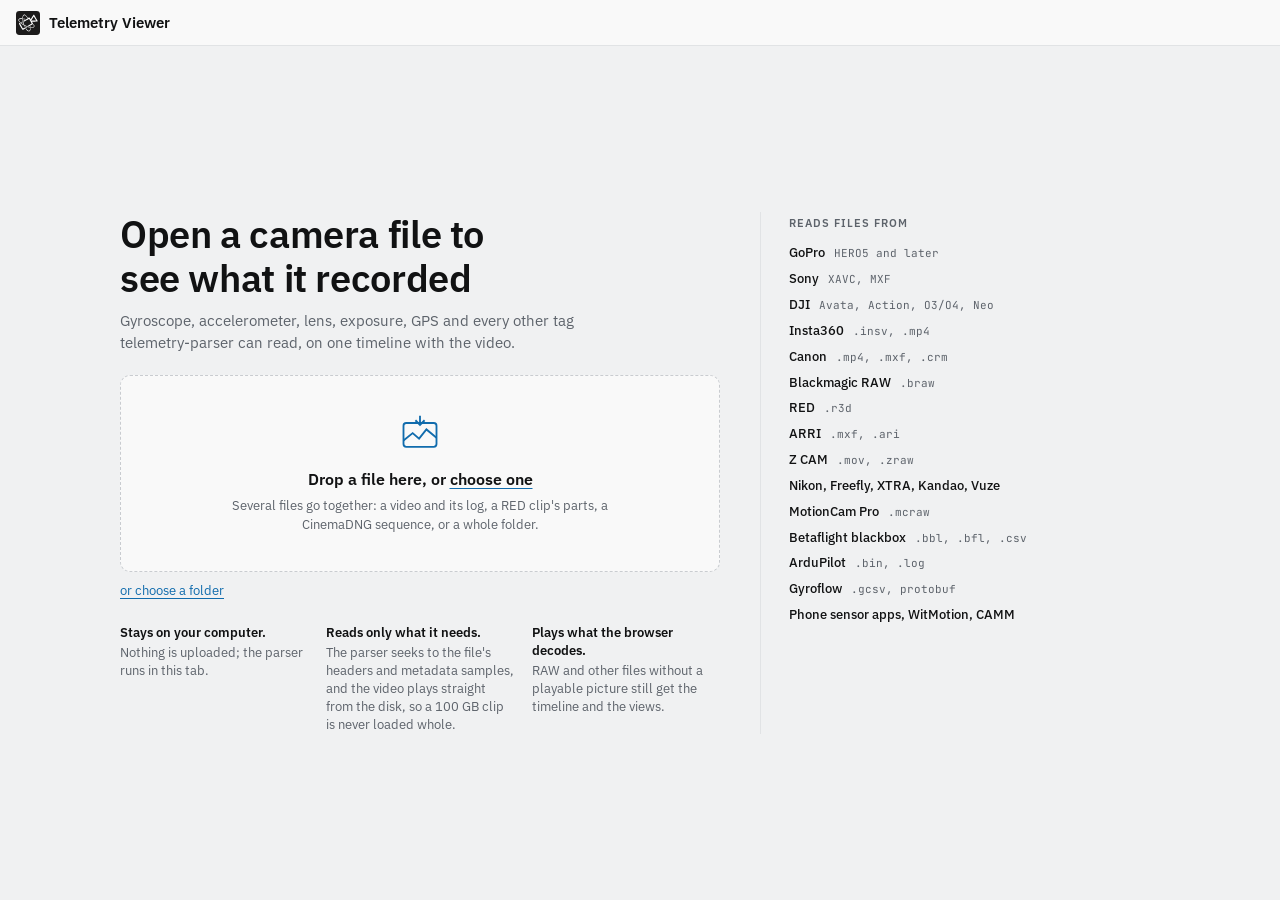
<file: bin/wasm-module/viewer/index.html>
<!doctype html>
<html lang="en">
<head>
<meta charset="utf-8">
<meta name="viewport" content="width=device-width, initial-scale=1, viewport-fit=cover">
<title>Gyroflow Telemetry Viewer</title>
<meta name="description" content="Open a camera file and see its motion data and metadata over time, next to the video. Files are read in place, in the browser.">
<link rel="preconnect" href="https://fonts.googleapis.com">
<link rel="preconnect" href="https://fonts.gstatic.com" crossorigin>
<link rel="stylesheet" href="https://fonts.googleapis.com/css2?family=IBM+Plex+Sans:wght@400;500;600&family=JetBrains+Mono:wght@400;500&display=swap">
<link rel="stylesheet" href="style.css">
<link rel="icon" href="icon.svg" type="image/svg+xml">
<script type="module" src="app.js"></script>
</head>
<body>

<header id="top">
    <div class="brand">
        <img class="brand-mark" src="icon.svg" alt="" width="24" height="24">
        <span class="brand-name">Telemetry Viewer</span>
    </div>
    <div class="file-chips" data-show="ready">
        <span id="file-name" class="chip chip-file"></span>
        <span id="file-camera" class="chip"></span>
        <span id="file-parser" class="chip chip-quiet"></span>
        <span id="read-stats" class="chip chip-quiet chip-mono"></span>
    </div>
    <label class="btn open-btn" data-show="ready error" title="Open a folder: a RED clip, a CinemaDNG sequence, a card">
        <input type="file" class="file-input" id="open-folder-top" webkitdirectory>
        Open folder
    </label>
    <label class="btn btn-primary open-btn" data-show="ready error">
        <input type="file" class="file-input" id="open-input-top" multiple>
        Open file
    </label>
</header>

<!-- No file yet -->
<main id="empty" data-show="empty">
    <section class="empty-card">
        <div class="empty-main">
            <h1>Open a camera file to see what it recorded</h1>
            <p class="lede">Gyroscope, accelerometer, lens, exposure, GPS and every other tag telemetry-parser can read, on one timeline with the video.</p>
            <label class="drop-target" for="open-input-empty">
                <input type="file" class="file-input" id="open-input-empty" multiple>
                <span class="drop-icon" aria-hidden="true">
                    <svg viewBox="0 0 48 48"><g fill="none" stroke="currentColor" stroke-width="2"><rect x="6" y="12" width="36" height="26" rx="3"/><path d="M6 31 L16 23 L23 29 L31 19 L42 28"/><path d="M24 4 v10 M19 9 l5 5 5-5"/></g></svg>
                </span>
                <span class="drop-title">Drop a file here, or <u>choose one</u></span>
                <span class="drop-sub">Several files go together: a video and its log, a RED clip's parts, a CinemaDNG sequence, or a whole folder.</span>
            </label>
            <label class="folder-link" for="open-folder-empty">
                <input type="file" class="file-input" id="open-folder-empty" webkitdirectory>
                or choose a folder
            </label>
            <ul class="facts">
                <li><strong>Stays on your computer.</strong> Nothing is uploaded; the parser runs in this tab.</li>
                <li><strong>Reads only what it needs.</strong> The parser seeks to the file's headers and metadata samples, and the video plays straight from the disk, so a 100 GB clip is never loaded whole.</li>
                <li><strong>Plays what the browser decodes.</strong> RAW and other files without a playable picture still get the timeline and the views.</li>
            </ul>
        </div>
        <aside class="empty-side">
            <h2>Reads files from</h2>
            <ul class="formats">
                <li>GoPro <span>HERO5 and later</span></li>
                <li>Sony <span>XAVC, MXF</span></li>
                <li>DJI <span>Avata, Action, O3/O4, Neo</span></li>
                <li>Insta360 <span>.insv, .mp4</span></li>
                <li>Canon <span>.mp4, .mxf, .crm</span></li>
                <li>Blackmagic RAW <span>.braw</span></li>
                <li>RED <span>.r3d</span></li>
                <li>ARRI <span>.mxf, .ari</span></li>
                <li>Z CAM <span>.mov, .zraw</span></li>
                <li>Nikon, Freefly, XTRA, Kandao, Vuze</li>
                <li>MotionCam Pro <span>.mcraw</span></li>
                <li>Betaflight blackbox <span>.bbl, .bfl, .csv</span></li>
                <li>ArduPilot <span>.bin, .log</span></li>
                <li>Gyroflow <span>.gcsv, protobuf</span></li>
                <li>Phone sensor apps, WitMotion, CAMM</li>
            </ul>
        </aside>
    </section>
</main>

<!-- Parsing -->
<main id="loading" data-show="loading">
    <div class="load-card">
        <div class="load-head"><span id="load-name"></span><span id="load-size" class="muted"></span></div>
        <div id="load-bar" class="bar"><i></i></div>
        <div class="load-foot"><span>Reading the metadata</span><span id="load-pct" class="mono"></span></div>
    </div>
</main>

<!-- The file couldn't be read -->
<main id="error" data-show="error">
    <div class="load-card">
        <h2 id="error-title"></h2>
        <p id="error-text"></p>
        <pre id="error-log" hidden></pre>
        <button id="error-back" class="btn">Back</button>
    </div>
</main>

<!-- The viewer -->
<main id="viewer" data-show="ready">
    <section id="stage">
        <div id="tile-toggles" class="toggles" aria-label="Views"></div>
        <div id="wall"></div>
    </section>

    <div id="transport">
        <div class="transport-group">
            <button id="step-back" class="icon-btn" title="Previous frame (←)" aria-label="Previous frame"><svg viewBox="0 0 16 16" aria-hidden="true"><path d="M4 3v10M13 3 6 8l7 5z" fill="currentColor" stroke="currentColor" stroke-width="1.2" stroke-linejoin="round"/></svg></button>
            <button id="play" class="play-btn" title="Play (Space)" aria-label="Play"><svg class="i-play" viewBox="0 0 16 16" aria-hidden="true"><path d="M4 2.5v11l9.5-5.5z" fill="currentColor"/></svg><svg class="i-pause" viewBox="0 0 16 16" aria-hidden="true"><path d="M4 2.5h3v11H4zM9 2.5h3v11H9z" fill="currentColor"/></svg></button>
            <button id="step-fwd" class="icon-btn" title="Next frame (→)" aria-label="Next frame"><svg viewBox="0 0 16 16" aria-hidden="true"><path d="M12 3v10M3 3l7 5-7 5z" fill="currentColor" stroke="currentColor" stroke-width="1.2" stroke-linejoin="round"/></svg></button>
        </div>
        <div class="timecode"><span id="tc-now">0:00.000</span><span class="tc-sep">/</span><span id="tc-end">0:00</span><span id="tc-frame" class="tc-frame"></span></div>
        <div class="transport-group transport-right">
            <button id="loop" class="toggle toggle-icon" aria-pressed="false" title="Play again from the start at the end (L)"><svg viewBox="0 0 16 16" aria-hidden="true"><path d="M3 9.5V7a3 3 0 0 1 3-3h6.5M10.5 1.8 12.8 4l-2.3 2.2M13 6.5V9a3 3 0 0 1-3 3H3.5M5.5 14.2 3.2 12l2.3-2.2" fill="none" stroke="currentColor" stroke-width="1.5" stroke-linecap="round" stroke-linejoin="round"/></svg>Loop</button>
            <select id="rate" class="mini-select" aria-label="Playback speed" title="Playback speed">
                <option value="0.1">0.1×</option><option value="0.25">0.25×</option><option value="0.5">0.5×</option><option value="1" selected>1×</option><option value="2">2×</option><option value="4">4×</option>
            </select>
            <span class="divider"></span>
            <button id="follow" class="toggle on" aria-pressed="true" title="Scroll the charts with the playhead">Follow</button>
            <button id="zoom-out" class="icon-btn" title="Zoom out (−)" aria-label="Zoom out">−</button>
            <button id="zoom-in" class="icon-btn" title="Zoom in (+)" aria-label="Zoom in">+</button>
            <button id="zoom-fit" class="btn btn-small" title="Show the whole file (F, or double-click the charts)">Fit</button>
        </div>
    </div>

    <div id="splitter" role="separator" aria-orientation="horizontal" aria-label="Resize the charts" title="Drag to resize the charts"></div>

    <section id="timeline-wrap">
        <div id="timeline"></div>
    </section>

    <aside id="sidebar" data-tab="tags">
        <div id="side-splitter" role="separator" aria-orientation="vertical" aria-label="Resize the side panel" title="Drag to resize the panel, double-click for its default width"></div>
        <div class="tabs" role="tablist">
            <button class="tab" id="tab-tags" data-tab="tags" role="tab" aria-controls="panel-tags">Tags</button>
            <button class="tab" id="tab-file" data-tab="file" role="tab" aria-controls="panel-file">File <span class="badge"></span></button>
        </div>
        <section id="panel-tags" class="panel" role="tabpanel" aria-labelledby="tab-tags">
            <div class="filter-row">
                <input id="tag-filter" type="search" placeholder="Filter tags" aria-label="Filter tags" autocomplete="off" spellcheck="false">
            </div>
            <div id="inspector-list"></div>
            <p id="inspector-empty" class="muted pad">No tags at this time.</p>
        </section>
        <section id="panel-file" class="panel" role="tabpanel" aria-labelledby="tab-file" hidden>
            <dl id="file-info" class="kvs"></dl>
            <div class="export-row">
                <button id="export-imu" class="btn">Motion data as CSV</button>
                <button id="export-json" class="btn">Telemetry as JSON</button>
            </div>
            <section id="file-log-section" hidden>
                <h3>Parser messages</h3>
                <ul id="file-log" class="log"></ul>
            </section>
        </section>
    </aside>
</main>

<div id="drop-overlay" aria-hidden="true"><div>Drop to open</div></div>

<dialog id="json-dialog">
    <header class="dlg-head">
        <div class="dlg-titles"><h3 id="json-title"></h3><p id="json-sub" class="muted"></p></div>
        <div class="dlg-actions">
            <button id="json-follow" class="toggle on" aria-pressed="true" title="Show the value at the playhead as it moves">Follow playhead</button>
            <div class="seg" role="group" aria-label="Show as">
                <button id="json-as-tree" class="seg-btn on" aria-pressed="true">Tree</button>
                <button id="json-as-text" class="seg-btn" aria-pressed="false">Text</button>
            </div>
            <button id="json-copy" class="btn btn-small">Copy all</button>
            <button id="json-close" class="btn btn-small">Close</button>
        </div>
    </header>
    <div class="dlg-tools">
        <input id="json-search" type="search" placeholder="Search keys and values" aria-label="Search keys and values" autocomplete="off" spellcheck="false">
        <span id="json-count" class="muted mono"></span>
        <span class="dlg-spacer"></span>
        <button id="json-expand" class="btn btn-small">Expand all</button>
        <button id="json-collapse" class="btn btn-small">Collapse</button>
    </div>
    <div id="json-tree" class="jv"></div>
    <pre id="json-body" hidden></pre>
    <footer class="dlg-foot">
        <code id="json-path" class="mono">Select a value to see its path</code>
        <span class="dlg-spacer"></span>
        <button id="json-copy-path" class="btn btn-small" hidden>Copy path</button>
        <button id="json-copy-node" class="btn btn-small" hidden>Copy value</button>
    </footer>
</dialog>

<div id="toast" role="status" hidden></div>

</body>
</html>
</file>
<file: bin/wasm-module/viewer/style.css>
/* SPDX-License-Identifier: MIT OR Apache-2.0 */
/* Layout: a monitor wall of dark screens (the video and the metadata views) beside a tag inspector, over chart lanes
   on one shared clock. Surfaces and accent follow Gyroflow's own theme (ui_tools.rs), axis colours its gyro chart. */
:root {
    --bg: #f0f1f2;
    --panel: #f9f9f9;
    --raise: #ffffff;
    --line: #e1e3e5;
    --line-strong: #c9ccd0;
    --text: #111213;
    --muted: #5d636b;
    --accent: #116cad;
    --on-accent: #ffffff;
    --accent-soft: rgba(17, 108, 173, .1);
    --danger: #b42318;
    --warn: #9a5b00;

    --axis-x: #d0423f;
    --axis-y: #2b9a45;
    --axis-z: #1c78c0;
    --axis-w: #b23fb6;
    --series-1: #c96d00;
    --series-2: #0f8b8d;
    --series-3: #7b5cc4;
    --series-4: #b5446e;
    --series-5: #5b7d1a;
    --series-6: #3f6fb5;
    --chart-grid: rgba(17, 18, 19, .07);
    --chart-zero: rgba(17, 18, 19, .22);
    --chart-overview: rgba(17, 108, 173, .28);
    --playhead: #116cad;

    /* The screens stay dark in both themes, as monitors do */
    --screen: #0d0e10;
    --screen-line: #3b4047;
    --screen-grid: #23272c;
    --screen-text: #e7e9ec;
    --screen-muted: #8a9099;
    --screen-warm: #f2b45a;
    --accent-screen: #76baed;
    --axis-x-screen: #ff8888;
    --axis-y-screen: #88ff88;
    --axis-z-screen: #88deff;

    --font-sans: "IBM Plex Sans", "Segoe UI", system-ui, -apple-system, Roboto, Arial, sans-serif;
    --font-mono: "JetBrains Mono", ui-monospace, "Cascadia Mono", Consolas, Menlo, monospace;

    --sidebar-w: 380px;
    --timeline-h: 38vh;
    --radius: 6px;
    color-scheme: light;
}
@media (prefers-color-scheme: dark) {
    :root:not([data-theme="light"]) {
        --bg: #161616; --panel: #1e1e1e; --raise: #282828; --line: #2e2e2e; --line-strong: #3d3d3d;
        --text: #f2f2f2; --muted: #9b9fa6; --accent: #76baed; --on-accent: #000000; --accent-soft: rgba(118, 186, 237, .12);
        --danger: #ff8a80; --warn: #f2b45a;
        --axis-x: #ff8888; --axis-y: #88ff88; --axis-z: #88deff; --axis-w: #ff88ff;
        --series-1: #f2b45a; --series-2: #5fd4c8; --series-3: #b39cff; --series-4: #ff8fb8; --series-5: #b8dc6a; --series-6: #8fb4ff;
        --chart-grid: rgba(255, 255, 255, .06); --chart-zero: rgba(255, 255, 255, .2); --chart-overview: rgba(118, 186, 237, .3);
        --playhead: #76baed;
        color-scheme: dark;
    }
}
:root[data-theme="dark"] {
    --bg: #161616; --panel: #1e1e1e; --raise: #282828; --line: #2e2e2e; --line-strong: #3d3d3d;
    --text: #f2f2f2; --muted: #9b9fa6; --accent: #76baed; --on-accent: #000000; --accent-soft: rgba(118, 186, 237, .12);
    --danger: #ff8a80; --warn: #f2b45a;
    --axis-x: #ff8888; --axis-y: #88ff88; --axis-z: #88deff; --axis-w: #ff88ff;
    --series-1: #f2b45a; --series-2: #5fd4c8; --series-3: #b39cff; --series-4: #ff8fb8; --series-5: #b8dc6a; --series-6: #8fb4ff;
    --chart-grid: rgba(255, 255, 255, .06); --chart-zero: rgba(255, 255, 255, .2); --chart-overview: rgba(118, 186, 237, .3);
    --playhead: #76baed;
    color-scheme: dark;
}

* { box-sizing: border-box; }
html, body { height: 100%; }
body {
    margin: 0;
    background: var(--bg);
    color: var(--text);
    font: 13px/1.45 var(--font-sans);
    display: flex;
    flex-direction: column;
    overflow: hidden;
    padding-top: env(safe-area-inset-top, 0px);
    padding-bottom: env(safe-area-inset-bottom, 0px);
}
[hidden] { display: none !important; }
button, input, select { font: inherit; color: inherit; }
:focus-visible { outline: 2px solid var(--accent); outline-offset: 1px; }
.muted { color: var(--muted); }
.mono { font-family: var(--font-mono); font-variant-numeric: tabular-nums; }
.pad { padding: 12px 16px; }

/* Which part shows in which state */
body [data-show] { display: none; }
body[data-state="empty"] [data-show~="empty"],
body[data-state="loading"] [data-show~="loading"],
body[data-state="error"] [data-show~="error"] { display: flex; }
body[data-state="ready"] [data-show~="ready"] { display: flex; }
body[data-state="ready"] #viewer { display: grid; }

/* ---------------------------------------------------------------------------------------------------------------- */
/* Header */

#top {
    display: flex;
    align-items: center;
    gap: 14px;
    min-height: 46px;
    padding-block: 6px;
    padding-left: max(16px, env(safe-area-inset-left, 0px));
    padding-right: max(16px, env(safe-area-inset-right, 0px));
    background: var(--panel);
    border-bottom: 1px solid var(--line);
    flex: none;
}
.brand { display: flex; align-items: center; gap: 9px; flex: none; }
.brand-mark { width: 24px; height: 24px; display: block; }
.brand-name { font-weight: 600; font-size: 15px; }
.file-chips { flex: 1; min-width: 0; gap: 6px; align-items: center; overflow: hidden; }
.chip {
    display: inline-flex; align-items: center; min-width: 0; max-width: 40ch;
    padding: 2px 9px; border-radius: 999px; border: 1px solid var(--line-strong);
    white-space: nowrap; overflow: hidden; text-overflow: ellipsis; font-size: 12px;
}
.chip-file { font-weight: 600; border-color: transparent; background: var(--accent-soft); color: var(--text); }
.chip-quiet { color: var(--muted); }
.chip-mono { font-family: var(--font-mono); font-size: 11px; font-variant-numeric: tabular-nums; }

.btn {
    display: inline-flex; align-items: center; justify-content: center; gap: 6px;
    min-height: 30px; padding: 0 12px; border-radius: var(--radius);
    border: 1px solid var(--line-strong); background: var(--raise); cursor: pointer; white-space: nowrap;
}
.btn:hover { border-color: var(--muted); }
.btn:disabled { opacity: .5; cursor: default; }
.btn-primary { background: var(--accent); border-color: var(--accent); color: var(--on-accent); font-weight: 600; }
.btn-primary:hover { filter: brightness(1.08); border-color: var(--accent); }
.btn-small { min-height: 26px; padding: 0 9px; font-size: 12px; }
.open-btn { position: relative; flex: none; }
.open-btn input, .drop-target input { position: absolute; inset: 0; opacity: 0; cursor: pointer; width: 100%; }

.icon-btn {
    display: inline-grid; place-items: center; width: 28px; height: 28px; padding: 0;
    border: 1px solid transparent; border-radius: var(--radius); background: transparent; cursor: pointer;
    color: var(--muted); font-size: 15px; line-height: 1;
}
.icon-btn:hover { color: var(--text); background: var(--accent-soft); }
.icon-btn svg { width: 15px; height: 15px; }
.toggle {
    min-height: 24px; padding: 0 10px; border-radius: 999px; border: 1px solid var(--line-strong);
    background: transparent; color: var(--muted); cursor: pointer; font-size: 12px;
}
.toggle.on { background: var(--accent-soft); border-color: transparent; color: var(--text); }
.toggle:hover { border-color: var(--muted); }
.toggle-icon { display: inline-flex; align-items: center; gap: 5px; padding-left: 8px; }
.toggle-icon svg { width: 13px; height: 13px; }
.mini-select {
    height: 24px; padding: 0 6px; border-radius: 4px; border: 1px solid var(--line-strong);
    background: var(--raise); font-size: 12px; cursor: pointer;
}

/* ---------------------------------------------------------------------------------------------------------------- */
/* Empty, loading and error */

#empty, #loading, #error {
    flex: 1; min-height: 0; overflow: auto;
    align-items: center; justify-content: center;
    padding-block: 32px;
    padding-left: max(16px, env(safe-area-inset-left, 0px));
    padding-right: max(16px, env(safe-area-inset-right, 0px));
}
.empty-card {
    display: grid; grid-template-columns: minmax(0, 1.5fr) minmax(0, 1fr); gap: 40px;
    width: min(1040px, 100%);
}
.empty-main h1 {
    margin: 0 0 10px; font-size: clamp(26px, 3.2vw, 38px); line-height: 1.15; font-weight: 600;
    letter-spacing: -.01em; text-wrap: balance; max-width: 18ch;
}
.lede { margin: 0 0 22px; color: var(--muted); font-size: 15px; max-width: 56ch; }
.drop-target {
    position: relative; display: grid; justify-items: center; gap: 6px; text-align: center;
    padding: 36px 20px; border: 1.5px dashed var(--line-strong); border-radius: 10px; background: var(--panel); cursor: pointer;
}
.drop-target:hover, body.dragging .drop-target { border-color: var(--accent); background: var(--accent-soft); }
.drop-icon svg { width: 44px; height: 44px; color: var(--accent); }
.drop-title { font-size: 16px; font-weight: 600; }
.drop-title u { text-decoration-color: var(--accent); text-underline-offset: 3px; }
.drop-sub { color: var(--muted); max-width: 52ch; }
.folder-link { position: relative; display: inline-block; margin-top: 10px; color: var(--accent); cursor: pointer; text-decoration: underline; text-underline-offset: 3px; }
.folder-link input { position: absolute; inset: 0; opacity: 0; cursor: pointer; width: 100%; }
.facts { list-style: none; margin: 22px 0 0; padding: 0; display: grid; grid-template-columns: repeat(3, minmax(0, 1fr)); gap: 18px; }
.facts li { color: var(--muted); font-size: 12.5px; }
.facts strong { display: block; color: var(--text); font-weight: 600; margin-bottom: 2px; }
.empty-side { border-left: 1px solid var(--line); padding-left: 28px; }
.empty-side h2 { margin: 4px 0 12px; font-size: 11px; font-weight: 600; letter-spacing: .09em; text-transform: uppercase; color: var(--muted); }
.formats { list-style: none; margin: 0; padding: 0; display: grid; gap: 7px; }
.formats li { font-weight: 500; }
.formats span { color: var(--muted); font-weight: 400; font-family: var(--font-mono); font-size: 11px; margin-left: 6px; }

.load-card { display: grid; gap: 12px; width: min(560px, 100%); }
.load-card h2 { margin: 0; font-size: 18px; }
.load-card p { margin: 0; color: var(--muted); max-width: 62ch; }
.load-head { display: flex; gap: 10px; justify-content: space-between; font-weight: 600; min-width: 0; }
.load-head span:first-child { overflow: hidden; text-overflow: ellipsis; white-space: nowrap; }
.load-foot { display: flex; justify-content: space-between; color: var(--muted); font-size: 12px; }
.bar { height: 6px; border-radius: 3px; background: var(--line); overflow: hidden; --p: 0; }
.bar i { display: block; height: 100%; width: calc(var(--p) * 100%); background: var(--accent); transition: width .15s; }
#error-log { margin: 0; max-height: 240px; overflow: auto; padding: 10px; border-radius: var(--radius); background: var(--panel); border: 1px solid var(--line); font: 11.5px/1.5 var(--font-mono); white-space: pre-wrap; }
#error .btn { justify-self: start; }

/* ---------------------------------------------------------------------------------------------------------------- */
/* The viewer */

#viewer {
    flex: 1; min-height: 0;
    /* The panel never leaves the wall less than 420px, whatever width was saved in a wider window */
    grid-template-columns: minmax(0, 1fr) clamp(260px, var(--sidebar-w), calc(100vw - 420px));
    grid-template-rows: minmax(0, 1fr) auto auto var(--timeline-h);
    grid-template-areas: "stage side" "transport side" "split side" "timeline side";
}
/* Nothing to show on the wall: a short note, and the charts get the room */
#viewer[data-tiles="0"] { grid-template-rows: auto auto auto minmax(0, 1fr); }
#viewer[data-tiles="0"] #splitter { display: none; }
#stage { grid-area: stage; display: flex; flex-direction: column; min-height: 0; min-width: 0; padding: 8px 8px 0 max(8px, env(safe-area-inset-left, 0px)); gap: 6px; }
.toggles { display: flex; flex-wrap: wrap; gap: 6px; align-items: center; min-height: 24px; }
.toggle-note { color: var(--warn); font-size: 12px; }
#wall { flex: 1; min-height: 0; display: grid; gap: 6px; }
.wall-empty { display: grid; place-content: center; gap: 4px; text-align: center; color: var(--muted); border: 1px dashed var(--line-strong); border-radius: var(--radius); padding: 24px; }
.wall-empty strong { color: var(--text); font-size: 15px; }

.tile {
    position: relative; min-width: 0; min-height: 0; overflow: hidden;
    background: var(--screen); border-radius: 4px; border: 1px solid #000;
    display: grid; grid-template-rows: minmax(0, 1fr) auto;
    color: var(--screen-text);
}
.tile-canvas, .tile video { grid-row: 1; width: 100%; height: 100%; min-height: 0; display: block; }
.tile video { object-fit: contain; background: #000; }
.tile-label {
    position: absolute; top: 6px; left: 6px; z-index: 2; display: flex; align-items: center; gap: 8px;
    padding: 2px 4px 2px 8px; border-radius: 3px; background: rgba(13, 14, 16, .78);
    font-size: 11px; line-height: 18px; pointer-events: auto; max-width: calc(100% - 12px);
}
.tile-name { font-weight: 600; text-transform: uppercase; letter-spacing: .06em; font-size: 10.5px; }
.tile-meta { color: var(--screen-muted); font-family: var(--font-mono); font-size: 10.5px; white-space: nowrap; overflow: hidden; text-overflow: ellipsis; }
.tile-max { width: 20px; height: 18px; color: var(--screen-muted); font-size: 12px; }
.tile-max:hover { color: var(--screen-text); background: rgba(255, 255, 255, .08); }
.tile.primary .tile-max { display: none; }
.tile-tools { position: absolute; top: 6px; right: 6px; z-index: 2; display: flex; gap: 6px; }
.tile-tools .mini-select { background: rgba(13, 14, 16, .85); color: var(--screen-text); border-color: var(--screen-line); color-scheme: dark; }
.mini-link { color: var(--accent-screen); font-size: 11.5px; text-decoration: none; padding: 3px 6px; border-radius: 3px; background: rgba(13, 14, 16, .78); }
.mini-link:hover { text-decoration: underline; }
.tile-foot {
    grid-row: 2; padding: 4px 10px 5px; font: 11px/1.4 var(--font-mono); font-variant-numeric: tabular-nums;
    color: var(--screen-muted); border-top: 1px solid var(--screen-grid); min-height: 22px;
    white-space: nowrap; overflow: hidden; text-overflow: ellipsis;
}
.tile-foot:empty { display: none; }
.tile-video .tile-foot { display: none; }

/* Transport */
#transport {
    grid-area: transport; display: flex; align-items: center; gap: 14px; flex-wrap: wrap;
    padding: 6px 8px 6px max(8px, env(safe-area-inset-left, 0px)); min-width: 0;
}
.transport-group { display: flex; align-items: center; gap: 4px; }
.transport-right { margin-left: auto; gap: 6px; }
.play-btn {
    display: grid; place-items: center; width: 36px; height: 30px; border-radius: var(--radius);
    background: var(--accent); color: var(--on-accent); border: 0; cursor: pointer;
}
.play-btn svg { width: 15px; height: 15px; }
.play-btn .i-pause, .play-btn.playing .i-play { display: none; }
.play-btn.playing .i-pause { display: block; }
.timecode { font-family: var(--font-mono); font-variant-numeric: tabular-nums; display: flex; align-items: baseline; gap: 6px; white-space: nowrap; }
#tc-now { font-size: 17px; font-weight: 500; letter-spacing: -.01em; }
.tc-sep, #tc-end { color: var(--muted); font-size: 12px; }
.tc-frame { color: var(--muted); font-size: 12px; margin-left: 8px; }
.divider { width: 1px; height: 18px; background: var(--line-strong); margin: 0 4px; }

#splitter { grid-area: split; height: 7px; cursor: row-resize; position: relative; touch-action: none; }
#splitter::after { content: ""; position: absolute; left: 50%; top: 2px; width: 36px; height: 3px; margin-left: -18px; border-radius: 2px; background: var(--line-strong); }
#splitter:hover::after { background: var(--accent); }

/* Timeline */
#timeline-wrap { grid-area: timeline; min-height: 0; min-width: 0; border-top: 1px solid var(--line); background: var(--panel); }
#timeline { height: 100%; display: grid; grid-template-rows: 22px minmax(0, 1fr) 34px; }
.tl-axis { border-bottom: 1px solid var(--line); }
.tl-axis canvas, .tl-overview canvas { width: 100%; height: 100%; display: block; }
.tl-lanes { position: relative; overflow-y: auto; overflow-x: hidden; cursor: crosshair; touch-action: pan-y; user-select: none; }
.tl-lanes.scrubbing, .tl-axis.scrubbing { cursor: col-resize; }
.tl-lanes.panning { cursor: grabbing; }
.tl-axis { cursor: col-resize; touch-action: none; user-select: none; }
.tl-content { position: relative; min-height: 100%; display: flex; flex-direction: column; }
.tl-stack { display: flex; flex-direction: column; flex: 1; }
/* A lane's height is its least; the lanes share any room left over */
.lane { position: relative; border-bottom: 1px solid var(--line); flex: 1 0 auto; }
.lane-plot { position: absolute; inset: 0; width: 100%; height: 100%; display: block; }
.lane-head {
    position: absolute; top: 4px; left: 6px; right: 6px; display: flex; align-items: center; gap: 8px; flex-wrap: wrap;
    pointer-events: none; font-size: 11.5px;
}
.lane-title { font-weight: 600; background: var(--panel); padding: 0 4px; border-radius: 3px; white-space: nowrap; overflow: hidden; text-overflow: ellipsis; max-width: 40ch; }
.lane-unit { color: var(--muted); font-size: 11px; }
.lane-legend { display: flex; gap: 4px; flex-wrap: wrap; pointer-events: auto; }
.chip-ch {
    display: inline-flex; align-items: center; gap: 5px; height: 19px; padding: 0 7px 0 6px; border-radius: 999px;
    border: 1px solid var(--line); background: var(--panel); cursor: pointer; font-size: 11px;
    font-family: var(--font-mono); font-variant-numeric: tabular-nums;
}
.chip-ch i { width: 8px; height: 8px; border-radius: 50%; background: var(--ch); }
.chip-ch .ch-name { color: var(--muted); }
.chip-ch .ch-val { min-width: 6ch; text-align: right; }
.chip-ch.off { opacity: .45; }
.chip-ch.off i { background: transparent; box-shadow: inset 0 0 0 1.5px var(--ch); }
.lane-remove { pointer-events: auto; margin-left: auto; width: 22px; height: 22px; font-size: 16px; }
.tl-playhead, .tl-hover { position: absolute; top: 0; bottom: 0; left: 0; width: 0; pointer-events: none; z-index: 3; }
.tl-playhead { border-left: 1.5px solid var(--playhead); }
.tl-playhead::before { content: ""; position: absolute; top: 0; left: -5px; border: 4.5px solid transparent; border-top: 6px solid var(--playhead); }
.tl-hover { border-left: 1px dashed var(--muted); }
.tl-hover::after {
    content: attr(data-t); position: absolute; bottom: 4px; left: 4px; padding: 1px 5px; border-radius: 3px;
    background: var(--raise); border: 1px solid var(--line); font: 10.5px var(--font-mono); white-space: nowrap; color: var(--text);
}
.tl-empty { position: absolute; top: 0; left: 0; padding: 24px 16px; color: var(--muted); max-width: 64ch; pointer-events: none; }
.tl-overview { position: relative; border-top: 1px solid var(--line); cursor: pointer; touch-action: none; }
.tl-brush { position: absolute; top: 2px; bottom: 2px; border: 1px solid var(--accent); background: var(--accent-soft); border-radius: 3px; pointer-events: none; }
.tl-ov-head { position: absolute; top: 0; bottom: 0; left: 0; border-left: 1.5px solid var(--playhead); pointer-events: none; }

/* Sidebar */
#sidebar { grid-area: side; position: relative; display: flex; flex-direction: column; min-height: 0; border-left: 1px solid var(--line); background: var(--panel); padding-right: env(safe-area-inset-right, 0px); }
/* Its width: drag its left edge. The handle lies on the border and inside the panel, clear of the charts' scrollbar */
#side-splitter { position: absolute; z-index: 5; top: 0; bottom: 0; left: -1px; width: 6px; cursor: col-resize; touch-action: none; }
#side-splitter::after { content: ""; position: absolute; top: 50%; left: 1px; width: 3px; height: 36px; margin-top: -18px; border-radius: 2px; background: var(--line-strong); }
#side-splitter:hover, #side-splitter.dragging { background: linear-gradient(var(--accent), var(--accent)) 0 0 / 1px 100% no-repeat; }
#side-splitter:hover::after, #side-splitter.dragging::after { background: var(--accent); }
:root.col-resizing, :root.col-resizing * { cursor: col-resize !important; user-select: none; }
.tabs { display: flex; gap: 2px; padding: 6px 10px 0; border-bottom: 1px solid var(--line); flex: none; }
.tab {
    padding: 6px 12px 8px; border: 0; background: transparent; cursor: pointer; color: var(--muted); font-weight: 600;
    border-bottom: 2px solid transparent; margin-bottom: -1px;
}
.tab[aria-selected="true"] { color: var(--text); border-bottom-color: var(--accent); }
.badge:not(:empty) { display: inline-block; min-width: 18px; padding: 0 5px; margin-left: 4px; border-radius: 9px; background: var(--line-strong); color: var(--text); font-size: 10.5px; line-height: 16px; text-align: center; font-weight: 500; }
.badge.badge-error:not(:empty) { background: var(--danger); color: var(--panel); }
.panel { flex: 1; min-height: 0; overflow-y: auto; }
.filter-row { position: sticky; top: 0; z-index: 2; padding: 8px 10px; background: var(--panel); border-bottom: 1px solid var(--line); }
#tag-filter { width: 100%; height: 30px; padding: 0 10px; border-radius: var(--radius); border: 1px solid var(--line-strong); background: var(--raise); }

.track { padding-bottom: 6px; }
.track.stale .tag-val { color: var(--muted); }
.track.held .track-head { background: color-mix(in srgb, var(--line) 35%, transparent); }
.track.held .track-name { color: var(--muted); }
.track-head {
    display: flex; gap: 10px; align-items: baseline; padding: 8px 12px 6px; font-size: 11.5px; color: var(--muted);
    font-family: var(--font-mono); font-variant-numeric: tabular-nums; border-bottom: 1px solid var(--line);
}
.track-name { font-family: var(--font-sans); font-weight: 600; color: var(--text); text-transform: uppercase; letter-spacing: .08em; font-size: 10.5px; }
.track-time { margin-left: auto; }
.group > summary {
    display: flex; align-items: center; gap: 8px; padding: 6px 12px; cursor: pointer; list-style: none;
    font-weight: 600; font-size: 12px; position: sticky; top: 47px; z-index: 1; background: var(--panel);
}
.group > summary::-webkit-details-marker { display: none; }
.group > summary::before { content: ""; width: 0; height: 0; border: 4px solid transparent; border-left: 5px solid var(--muted); transform-origin: 2px 4px; transition: transform .12s; margin-right: 2px; }
.group[open] > summary::before { transform: rotate(90deg); }
.group-count { color: var(--muted); font-weight: 400; font-family: var(--font-mono); font-size: 10.5px; }
.tag {
    display: grid; grid-template-columns: minmax(0, 1fr) auto; grid-template-areas: "name actions" "body actions";
    gap: 1px 6px; padding: 5px 8px 6px 26px; border-top: 1px solid var(--line);
}
.tag:hover { background: var(--accent-soft); }
.tag-name { grid-area: name; display: flex; gap: 8px; align-items: baseline; min-width: 0; }
.tag-desc { font-size: 12px; color: var(--muted); overflow: hidden; text-overflow: ellipsis; white-space: nowrap; }
.tag-id { font: 10px var(--font-mono); color: var(--muted); opacity: .75; white-space: nowrap; }
.tag-body { grid-area: body; display: flex; gap: 6px; align-items: baseline; min-width: 0; }
.tag-val {
    font: 12px/1.45 var(--font-mono); font-variant-numeric: tabular-nums; color: var(--text);
    overflow-wrap: anywhere; display: -webkit-box; -webkit-line-clamp: 3; -webkit-box-orient: vertical; overflow: hidden; min-width: 0;
}
.tag-count { flex: none; font: 10.5px var(--font-mono); padding: 0 5px; border-radius: 3px; background: var(--accent-soft); color: var(--accent); }
.tag-actions { grid-area: actions; display: flex; align-items: flex-start; gap: 0; }
.tag-actions .icon-btn { width: 26px; height: 24px; font: 11px var(--font-mono); }
.plot-btn.on { color: var(--accent); background: var(--accent-soft); }
.plot-btn.busy { opacity: .4; }

.kvs { margin: 0; padding: 8px 0; }
.kv { display: grid; grid-template-columns: 9.5em minmax(0, 1fr); gap: 10px; padding: 5px 14px; }
.kv dt { color: var(--muted); }
.kv dd { margin: 0; overflow-wrap: anywhere; font-variant-numeric: tabular-nums; }
.export-row { display: flex; gap: 8px; flex-wrap: wrap; padding: 6px 14px 14px; border-bottom: 1px solid var(--line); }
#file-log-section h3 { margin: 14px 14px 6px; font-size: 11px; letter-spacing: .09em; text-transform: uppercase; color: var(--muted); }
.log { list-style: none; margin: 0; padding: 0 0 16px; }
.log li { display: grid; grid-template-columns: 4.5em minmax(0, 1fr); gap: 8px; padding: 5px 14px; font: 11.5px/1.45 var(--font-mono); overflow-wrap: anywhere; border-top: 1px solid var(--line); }
.log-level { text-transform: uppercase; font-size: 10px; letter-spacing: .06em; padding-top: 1px; }
.log-error .log-level { color: var(--danger); }
.log-warn .log-level { color: var(--warn); }

/* Overlays */
#drop-overlay {
    position: fixed; inset: 0; z-index: 50; display: none; place-items: center; pointer-events: none;
    background: color-mix(in srgb, var(--bg) 70%, transparent); backdrop-filter: blur(2px);
}
#drop-overlay div { padding: 22px 34px; border: 2px dashed var(--accent); border-radius: 12px; background: var(--panel); font-size: 18px; font-weight: 600; }
body.dragging #drop-overlay { display: grid; }
dialog {
    width: min(860px, calc(100vw - 32px)); max-height: calc(100vh - 64px); padding: 0; border: 1px solid var(--line-strong);
    border-radius: 10px; background: var(--panel); color: var(--text); box-shadow: 0 20px 60px rgba(0, 0, 0, .35);
}
dialog[open] { display: flex; flex-direction: column; }
dialog::backdrop { background: rgba(0, 0, 0, .45); }
.dlg-head { display: flex; justify-content: space-between; gap: 12px; align-items: flex-start; padding: 12px 14px; border-bottom: 1px solid var(--line); }
.dlg-head h3 { margin: 0; font-size: 14px; }
.dlg-head p { margin: 2px 0 0; font: 11px var(--font-mono); }
.dlg-actions { display: flex; gap: 6px; flex: none; }
#json-body { margin: 0; padding: 12px 14px; overflow: auto; font: 12px/1.5 var(--font-mono); white-space: pre-wrap; overflow-wrap: anywhere; min-height: 0; flex: 1; }
/* The value viewer: centred over the page, but not modal (the transport and the keys keep working), resizable */
dialog#json-dialog {
    position: fixed; inset: 0; margin: auto; z-index: 40;
    width: min(980px, calc(100vw - 32px)); height: min(820px, calc(100vh - 64px)); max-height: none;
    resize: both; overflow: hidden;
}
.jv-changed { animation: jv-flash .5s ease-out; border-radius: 2px; }
@keyframes jv-flash { from { background: color-mix(in srgb, var(--accent) 18%, transparent); } to { background: transparent; } }
.dlg-titles { min-width: 0; }
.dlg-titles h3 { overflow-wrap: anywhere; }
.dlg-tools, .dlg-foot { display: flex; align-items: center; gap: 8px; padding: 8px 14px; flex-wrap: wrap; }
.dlg-tools { border-bottom: 1px solid var(--line); }
.dlg-foot { border-top: 1px solid var(--line); min-height: 42px; }
.dlg-spacer { flex: 1; }
#json-search { flex: 1 1 220px; max-width: 360px; height: 28px; padding: 0 10px; border-radius: var(--radius); border: 1px solid var(--line-strong); background: var(--raise); }
#json-count { font-size: 11.5px; }
#json-path { font-size: 11.5px; color: var(--muted); overflow-wrap: anywhere; min-width: 0; }
.seg { display: inline-flex; border: 1px solid var(--line-strong); border-radius: var(--radius); overflow: hidden; }
.seg-btn { border: 0; background: transparent; padding: 0 10px; height: 24px; font-size: 12px; cursor: pointer; color: var(--muted); }
.seg-btn.on { background: var(--accent-soft); color: var(--text); }

/* JSON tree */
.jv { flex: 1; min-height: 0; overflow: auto; padding: 6px 0 14px; font: 12px/1.6 var(--font-mono); font-variant-numeric: tabular-nums; }
.jv-row { display: flex; align-items: baseline; gap: 0; padding-right: 14px; white-space: nowrap; cursor: default; border-radius: 3px; margin: 0 6px; }
.jv-row:hover { background: var(--accent-soft); }
.jv-row.jv-sel { background: var(--accent-soft); box-shadow: inset 2px 0 0 var(--accent); }
.jv-caret { flex: none; width: 14px; display: inline-flex; justify-content: center; cursor: pointer; }
.jv-caret::before { content: ""; border: 4px solid transparent; border-left: 5px solid var(--muted); transform-origin: 2px 4px; transition: transform .1s; margin-left: 3px; }
.jv-node.open > .jv-row > .jv-caret::before { transform: rotate(90deg); }
.jv-node > .jv-row:has(.jv-caret) { cursor: pointer; }
.jv-k { color: var(--text); font-weight: 500; }
.jv-i { color: var(--muted); }
.jv-p { color: var(--muted); }
.jv-s { color: var(--series-2); white-space: pre-wrap; overflow-wrap: anywhere; }
.jv-n { color: var(--accent); }
.jv-b { color: var(--series-3); }
.jv-z { color: var(--muted); font-style: italic; }
.jv-count { color: var(--muted); margin-right: 8px; font-size: 11px; }
.jv-preview { color: var(--muted); overflow: hidden; text-overflow: ellipsis; min-width: 0; opacity: .8; }
.jv-inline { white-space: normal; }
.jv-hit { background: color-mix(in srgb, var(--warn) 28%, transparent); border-radius: 2px; color: var(--text); }
.jv-more { margin: 2px 0 4px; border: 1px dashed var(--line-strong); background: transparent; border-radius: 4px; padding: 1px 8px; font: 11.5px var(--font-sans); color: var(--muted); cursor: pointer; }
.jv-more:hover { color: var(--text); border-color: var(--muted); }
.jv-row .jv-s { white-space: normal; }
.tag-val.openable { cursor: pointer; }
.tag-val.openable:hover { color: var(--accent); }
#toast {
    position: fixed; left: 50%; bottom: calc(18px + env(safe-area-inset-bottom, 0px)); transform: translateX(-50%); z-index: 60;
    padding: 8px 14px; border-radius: var(--radius); background: var(--text); color: var(--bg); font-size: 12.5px; max-width: calc(100vw - 32px);
}

/* ---------------------------------------------------------------------------------------------------------------- */
/* Narrow screens: one column that scrolls */
@media (max-width: 900px) {
    body { overflow: auto; height: auto; min-height: 100%; }
    #viewer {
        grid-template-columns: minmax(0, 1fr);
        grid-template-rows: auto auto auto 380px auto;
        grid-template-areas: "stage" "transport" "split" "timeline" "side";
    }
    #stage { padding-right: max(8px, env(safe-area-inset-right, 0px)); }
    #wall { min-height: 60vh; }
    #sidebar { border-left: 0; border-top: 1px solid var(--line); max-height: none; }
    #sidebar .panel { overflow: visible; }
    #splitter, #side-splitter { display: none; }
    .group > summary { position: static; }
    .empty-card { grid-template-columns: minmax(0, 1fr); gap: 28px; }
    .empty-side { border-left: 0; padding-left: 0; border-top: 1px solid var(--line); padding-top: 20px; }
    .facts { grid-template-columns: minmax(0, 1fr); gap: 12px; }
    .file-chips .chip:not(.chip-file) { display: none; }
    #transport { padding-right: max(8px, env(safe-area-inset-right, 0px)); }
}
@media (prefers-reduced-motion: reduce) {
    * { transition: none !important; animation: none !important; }
}
</file>
